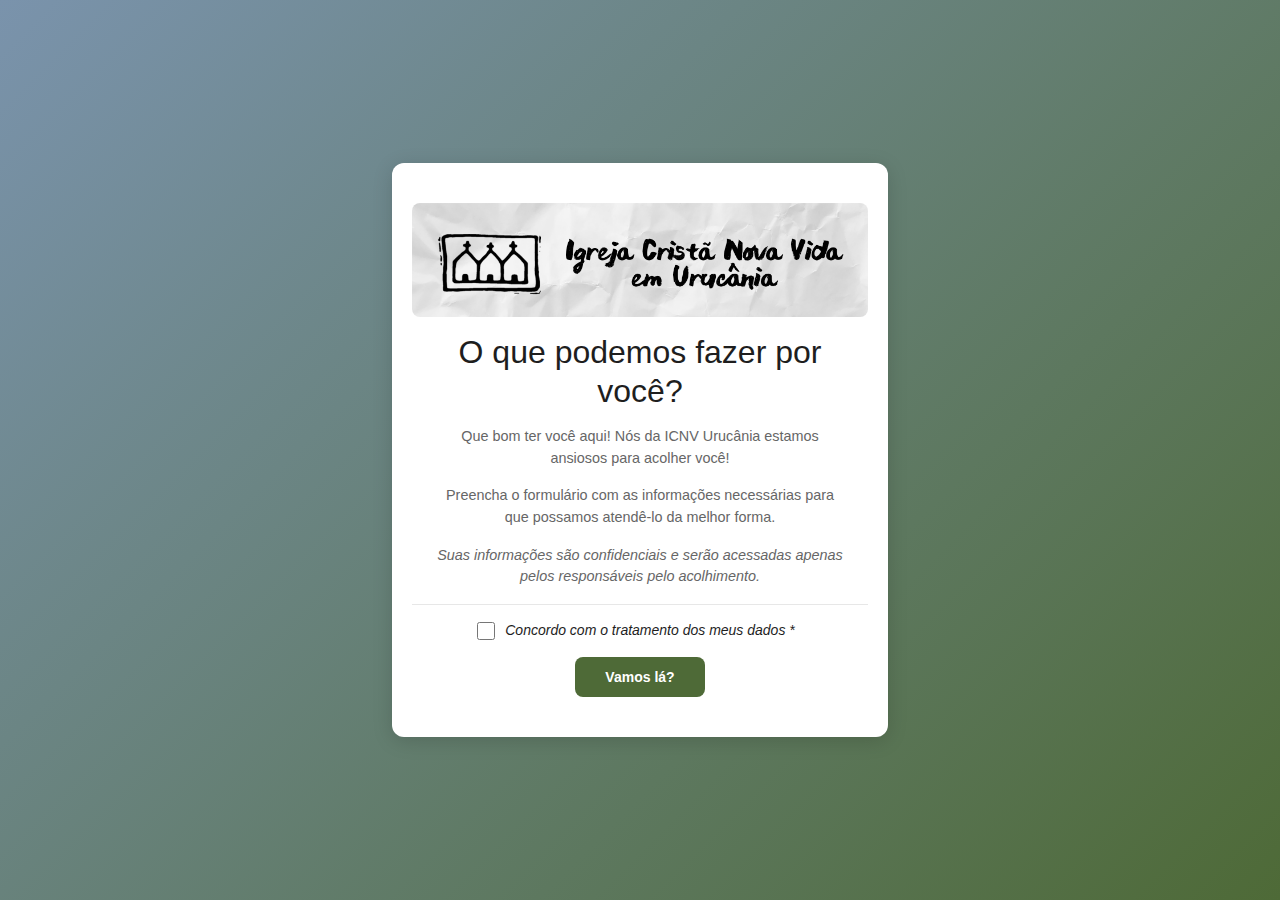
<file: index.html>
<!DOCTYPE html>
<html lang="pt-BR">

<head>
    <meta charset="UTF-8">
    <meta name="viewport" content="width=device-width, initial-scale=1.0">
    <title>Formulário Acolhimento ICNV</title>
    <link rel="stylesheet" href="styles.css">
</head>

<body>
    <div class="container">
        <div class="form-wrapper">
            <!-- SECTION 0: HEADER -->
            <div class="section-0-header">
                <div class="content">
                    <img src="./assets/capa.png" alt="">
                    <h1>O que podemos fazer por você?</h1>
                    <p>Que bom ter você aqui! Nós da ICNV Urucânia estamos ansiosos para acolher você!</p>
                    <p>Preencha o formulário com as informações necessárias para que possamos atendê-lo da melhor forma.
                    </p>
                    <span>
                        <p>Suas informações são confidenciais e serão acessadas apenas pelos responsáveis pelo acolhimento.</p>
                    </span>
                </div>

                <div class="consent consent--header">
                    <label class="checkbox-label checkbox-label--header">
                        <input type="checkbox" id="consent" name="consent" required>
                        <span>Concordo com o tratamento dos meus dados *</span>
                    </label>
                    <span class="error-message" id="consentError"></span>
                </div>


                <button class="header-btn" id="headerBtn">Vamos lá?</button>
            </div>

            <form id="contactForm" class="form">
                <div class="form-section form-section-0 active" data-section="consent">
                </div>

                <!-- SECTION 1: PERSONAL DATA (DADOS PESSOAIS) -->
                <div class="form-section form-section-1" data-section="personal">
                    <!-- Progress Indicator -->
                    <div class="progress-indicator" id="progressIndicator">
                        <div class="progress-bar" id="progressBar"></div>
                        <div class="section-indicator">
                            <span class="section-number" id="sectionIndicator">1</span> / 4
                        </div>
                    </div>
                    <h2 class="section-title">Dados Pessoais</h2>

                    <div class="form-group">
                        <label for="name">Nome Completo *</label>
                        <input type="text" id="name" name="name" placeholder="Digite seu nome completo" required>
                        <span class="error-message" id="nameError"></span>
                    </div>

                    <div class="form-group">
                        <label for="phone">Telefone *</label>
                        <input type="tel" id="phone" name="phone" placeholder="(00) 0000-0000" required>
                        <span class="error-message" id="phoneError"></span>
                    </div>
                </div>

                <!-- SECTION 2: VISITS (VISITAS) -->
                <div class="form-section form-section-2" data-section="visitas">
                    <!-- Progress Indicator -->
                    <div class="progress-indicator">
                        <div class="progress-bar"></div>
                        <div class="section-indicator">
                            <span class="section-number">2</span> / 4
                        </div>
                    </div>
                    <h2 class="section-title">Visitas</h2>

                    <div class="form-group">
                        <label>Você deseja receber uma visita? *</label>
                        <div class="radio-group">
                            <label class="radio-label">
                                <input type="radio" name="wantVisit" value="sim" id="wantVisitYes" required>
                                <span>Sim</span>
                            </label>
                            <label class="radio-label">
                                <input type="radio" name="wantVisit" value="nao" id="wantVisitNo" required>
                                <span>Não</span>
                            </label>
                        </div>
                        <span class="error-message" id="wantVisitError"></span>
                    </div>

                    <div id="visitAddressFields" class="hidden">
                        <div class="form-group">
                            <label for="visitAddress">Endereço para Visita *</label>
                            <input type="text" id="visitAddress" name="visitAddress"
                                placeholder="Digite o endereço completo">
                            <span class="error-message" id="visitAddressError"></span>
                        </div>

                        <div class="form-group">
                            <label for="visitAddressComplement">Complemento (Apto, Sala, etc)</label>
                            <input type="text" id="visitAddressComplement" name="visitAddressComplement"
                                placeholder="Complemento do endereço">
                            <span class="error-message" id="visitAddressComplementError"></span>
                        </div>

                        <div class="form-group">
                            <label for="visitBestDay">Qual o melhor dia para visita? *</label>
                            <input type="text" id="visitBestDay" name="visitBestDay"
                                placeholder="Ex: Terça e Quinta à noite">
                            <span class="error-message" id="visitBestDayError"></span>
                        </div>

                        <div class="form-group">
                            <label for="visitObservations">Observações</label>
                            <textarea id="visitObservations" name="visitObservations"
                                placeholder="Escreva observações adicionais..." rows="3"></textarea>
                            <span class="error-message" id="visitObservationsError"></span>
                        </div>
                    </div>
                </div>

                <!-- SECTION 3: PRAYER REQUESTS (PEDIDO DE ORAÇÃO) -->
                <div class="form-section form-section-3" data-section="oracoes">
                    <!-- Progress Indicator -->
                    <div class="progress-indicator">
                        <div class="progress-bar"></div>
                        <div class="section-indicator">
                            <span class="section-number">3</span> / 4
                        </div>
                    </div>
                    <h2 class="section-title">Pedido de Oração</h2>

                    <div class="form-group">
                        <label>Você tem um pedido de oração? *</label>
                        <div class="radio-group">
                            <label class="radio-label">
                                <input type="radio" name="hasPrayerRequest" value="sim" id="hasPrayerRequestYes"
                                    required>
                                <span>Sim</span>
                            </label>
                            <label class="radio-label">
                                <input type="radio" name="hasPrayerRequest" value="nao" id="hasPrayerRequestNo"
                                    required>
                                <span>Não</span>
                            </label>
                        </div>
                        <span class="error-message" id="hasPrayerRequestError"></span>
                    </div>

                    <div id="prayerRequestFields" class="hidden">
                        <div class="form-group">
                            <label for="prayerRequest">Qual é o seu pedido de oração? *</label>
                            <textarea id="prayerRequest" name="prayerRequest"
                                placeholder="Descreva seu pedido de oração..." rows="5"></textarea>
                            <span class="error-message" id="prayerRequestError"></span>
                        </div>
                    </div>
                </div>

                <!-- SECTION 4: PEACE HOUSE (CASA DE PAZ) -->
                <div class="form-section form-section-4" data-section="paz">
                    <!-- Progress Indicator -->
                    <div class="progress-indicator">
                        <div class="progress-bar"></div>
                        <div class="section-indicator">
                            <span class="section-number">4</span> / 4
                        </div>
                    </div>
                    <h2 class="section-title">Casa de Paz</h2>
                    <p class="description">O projeto <strong>Casa de Paz</strong> consiste em sete encontros, realizados uma vez por semana, na sua casa, por uma dupla de voluntários da igreja. Nosso objetivo é levar oração, apoio, conversa e uma mensagem de paz baseada nos ensinamentos de Jesus. Cada encontro dura cerca de uma hora e inclui uma breve reflexão, música e um momento de cuidado pela sua família. É totalmente gratuito e sem qualquer obrigação. Se você deseja receber um tempo de paz e esperança no seu lar, teremos alegria em visitar sua casa.</p>
                    <div class="form-group">
                        <label>Você deseja receber o projeto Casa de Paz? *</label>
                        <div class="radio-group">
                            <label class="radio-label">
                                <input type="radio" name="wantPeaceHouse" value="sim" id="wantPeaceHouseYes" required>
                                <span>Sim</span>
                            </label>
                            <label class="radio-label">
                                <input type="radio" name="wantPeaceHouse" value="nao" id="wantPeaceHouseNo" required>
                                <span>Não</span>
                            </label>
                        </div>
                        <span class="error-message" id="wantPeaceHouseError"></span>
                    </div>

                    <div id="peaceHouseFields" class="hidden">
                        <div class="form-group">
                            <label for="peaceHouseAddress">Endereço *</label>
                            <input type="text" id="peaceHouseAddress" name="peaceHouseAddress"
                                placeholder="Digite o endereço completo">
                            <span class="error-message" id="peaceHouseAddressError"></span>
                        </div>

                        <div class="form-group">
                            <label for="peaceHouseComplement">Complemento (Apto, Sala, etc)</label>
                            <input type="text" id="peaceHouseComplement" name="peaceHouseComplement"
                                placeholder="Complemento do endereço">
                            <span class="error-message" id="peaceHouseComplementError"></span>
                        </div>

                        <div class="form-group">
                            <label for="peaceHouseBestDay">Qual o melhor dia para visita? *</label>
                            <input type="text" id="peaceHouseBestDay" name="peaceHouseBestDay"
                                placeholder="Ex: Terça e Quinta à noite">
                            <span class="error-message" id="peaceHouseBestDayError"></span>
                        </div>

                        <div class="form-group">
                            <label for="peaceHouseObservations">Observações</label>
                            <textarea id="peaceHouseObservations" name="peaceHouseObservations"
                                placeholder="Escreva observações adicionais..." rows="3"></textarea>
                            <span class="error-message" id="peaceHouseObservationsError"></span>
                        </div>
                    </div>
                </div>

                <!-- FORM ACTIONS (BUTTONS AND ERROR MESSAGES) -->
                <div class="section-5-actions">
                    <div class="form-actions">
                        <button type="button" class="btn-secondary hidden" id="prevBtn">
                            Voltar
                        </button>
                        <button type="button" class="btn-primary" id="nextBtn">
                            Próximo
                        </button>
                        <button type="submit" class="submit-btn hidden" id="submitBtn">
                            <span id="submitText">Enviar Formulário</span>
                            <span id="submitSpinner" class="spinner hidden"></span>
                        </button>
                    </div>

                    <div id="errorAlert" class="error-alert hidden">
                        ✕ Ocorreu um erro ao enviar o formulário. Tente novamente.
                    </div>
                </div>
            </form>

            <!-- SECTION 5: REVIEW/SUMMARY PAGE -->
            <div id="summaryPage" class="summary-page hidden">
                <div class="summary-content">
                    <div class="progress-indicator">
                        <div class="progress-bar" style="width: 100%;"></div>
                        <div class="section-indicator">
                            <span class="section-number">5</span> / 5
                        </div>
                    </div>
                    <h2 class="summary-section-title">Resumo das Informações</h2>
                    <p class="summary-description">Por favor, revise os dados que você forneceu antes de enviar o formulário.</p>
                    
                    <div class="summary-data" id="summaryData">
                        <!-- Data will be populated by JavaScript -->
                    </div>

                    <div class="summary-actions">
                        <button type="button" class="btn-secondary" id="editBtn">
                            ✎ Editar Formulário
                        </button>
                        <button type="button" class="submit-btn" id="confirmSubmitBtn">
                            <span id="confirmSubmitText">Enviar Formulário</span>
                            <span id="confirmSubmitSpinner" class="spinner hidden"></span>
                        </button>
                    </div>

                    <div id="errorAlert" class="error-alert hidden">
                        ✕ Ocorreu um erro ao enviar o formulário. Tente novamente.
                    </div>
                </div>
            </div>

            <!-- SUCCESS PAGE -->
            <div id="successPage" class="success-page hidden">
                <div class="success-content">
                    <div class="success-icon">✓</div>
                    <h1>Formulário enviado com sucesso!</h1>
                    <div class="success-text">
                        <p>Obrigado por confiar na ICNV Urucânia!</p>
                        <p>Aguarde alguns dias que um dos nossos acolhedores entrará em contato com você para obter mais
                            informações</p>
                    </div>
                    <div class="social-section">
                        <hr>
                        <div class="social-container">
                            <p>Enquanto espera, que tal checar nossas redes sociais?</p>
                            <div class="social-buttons">
                                <div>
                                    <a href="https://www.instagram.com/icnvurucania/" target="_blank"
                                        class="social-btn instagram-btn" title="Instagram">
                                        <img src="./assets/instagram-icon.svg" alt="Instagram">
                                        <p>@icnvurucania</p>
                                    </a>
                                </div>
                                <div>
                                    <a href="https://www.youtube.com/icnvurucania" target="_blank"
                                        class="social-btn youtube-btn" title="YouTube">
                                        <img src="./assets/youtube-icon.svg" alt="YouTube">
                                        <p>/icnvurucania</p>
                                    </a>
                                </div>
                            </div>
                        </div>
                    </div>
                    <button type="button" class="btn-primary-reset" id="resetFormBtn">Enviar outro formulário</button>
                </div>
            </div>
        </div>
    </div>

    <script src="script.js"></script>
</body>

</html>
</file>
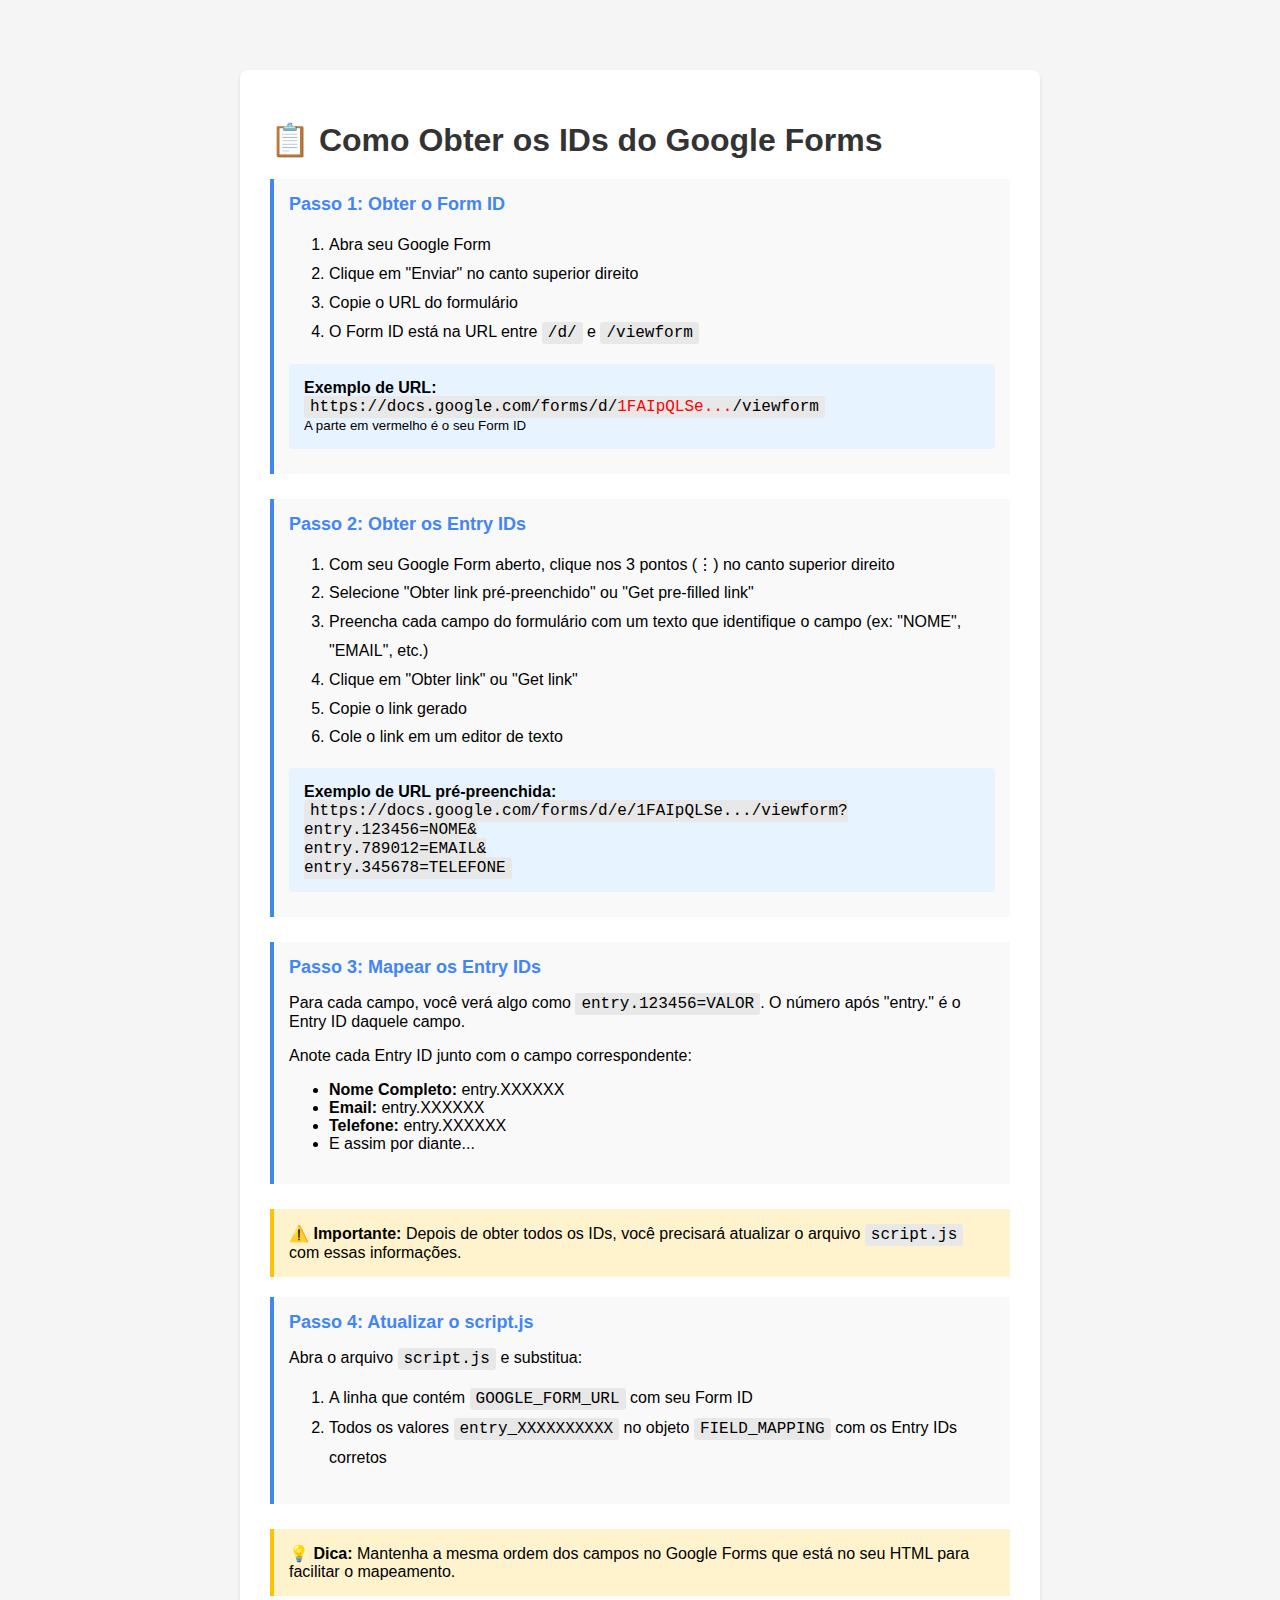
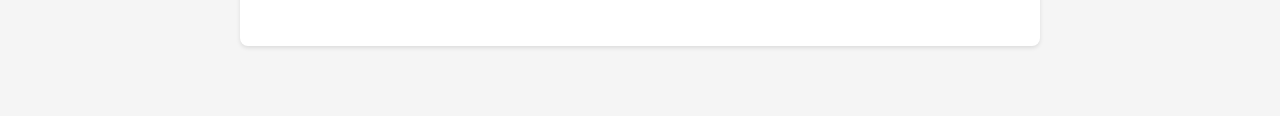
<file: get-form-ids.html>
<!DOCTYPE html>
<html lang="pt-BR">
<head>
    <meta charset="UTF-8">
    <meta name="viewport" content="width=device-width, initial-scale=1.0">
    <title>Obter IDs do Google Forms</title>
    <style>
        body {
            font-family: Arial, sans-serif;
            max-width: 800px;
            margin: 50px auto;
            padding: 20px;
            background-color: #f5f5f5;
        }
        .container {
            background: white;
            padding: 30px;
            border-radius: 8px;
            box-shadow: 0 2px 4px rgba(0,0,0,0.1);
        }
        h1 {
            color: #333;
            margin-bottom: 20px;
        }
        .step {
            margin-bottom: 25px;
            padding: 15px;
            background-color: #f9f9f9;
            border-left: 4px solid #4285f4;
        }
        .step h2 {
            color: #4285f4;
            margin-top: 0;
            font-size: 18px;
        }
        code {
            background-color: #e8e8e8;
            padding: 2px 6px;
            border-radius: 3px;
            font-family: 'Courier New', monospace;
        }
        .note {
            background-color: #fff3cd;
            border-left: 4px solid #ffc107;
            padding: 15px;
            margin: 20px 0;
        }
        ol {
            line-height: 1.8;
        }
        .example {
            background-color: #e7f3ff;
            padding: 15px;
            border-radius: 4px;
            margin: 10px 0;
        }
    </style>
</head>
<body>
    <div class="container">
        <h1>📋 Como Obter os IDs do Google Forms</h1>
        
        <div class="step">
            <h2>Passo 1: Obter o Form ID</h2>
            <ol>
                <li>Abra seu Google Form</li>
                <li>Clique em "Enviar" no canto superior direito</li>
                <li>Copie o URL do formulário</li>
                <li>O Form ID está na URL entre <code>/d/</code> e <code>/viewform</code></li>
            </ol>
            <div class="example">
                <strong>Exemplo de URL:</strong><br>
                <code>https://docs.google.com/forms/d/<span style="color: red;">1FAIpQLSe...</span>/viewform</code><br>
                <small>A parte em vermelho é o seu Form ID</small>
            </div>
        </div>

        <div class="step">
            <h2>Passo 2: Obter os Entry IDs</h2>
            <ol>
                <li>Com seu Google Form aberto, clique nos 3 pontos (⋮) no canto superior direito</li>
                <li>Selecione "Obter link pré-preenchido" ou "Get pre-filled link"</li>
                <li>Preencha cada campo do formulário com um texto que identifique o campo (ex: "NOME", "EMAIL", etc.)</li>
                <li>Clique em "Obter link" ou "Get link"</li>
                <li>Copie o link gerado</li>
                <li>Cole o link em um editor de texto</li>
            </ol>
            <div class="example">
                <strong>Exemplo de URL pré-preenchida:</strong><br>
                <code>https://docs.google.com/forms/d/e/1FAIpQLSe.../viewform?<br>
                entry.123456=NOME&<br>
                entry.789012=EMAIL&<br>
                entry.345678=TELEFONE</code>
            </div>
        </div>

        <div class="step">
            <h2>Passo 3: Mapear os Entry IDs</h2>
            <p>Para cada campo, você verá algo como <code>entry.123456=VALOR</code>. O número após "entry." é o Entry ID daquele campo.</p>
            <p>Anote cada Entry ID junto com o campo correspondente:</p>
            <ul>
                <li><strong>Nome Completo:</strong> entry.XXXXXX</li>
                <li><strong>Email:</strong> entry.XXXXXX</li>
                <li><strong>Telefone:</strong> entry.XXXXXX</li>
                <li>E assim por diante...</li>
            </ul>
        </div>

        <div class="note">
            <strong>⚠️ Importante:</strong> Depois de obter todos os IDs, você precisará atualizar o arquivo <code>script.js</code> com essas informações.
        </div>

        <div class="step">
            <h2>Passo 4: Atualizar o script.js</h2>
            <p>Abra o arquivo <code>script.js</code> e substitua:</p>
            <ol>
                <li>A linha que contém <code>GOOGLE_FORM_URL</code> com seu Form ID</li>
                <li>Todos os valores <code>entry_XXXXXXXXXX</code> no objeto <code>FIELD_MAPPING</code> com os Entry IDs corretos</li>
            </ol>
        </div>

        <div class="note">
            <strong>💡 Dica:</strong> Mantenha a mesma ordem dos campos no Google Forms que está no seu HTML para facilitar o mapeamento.
        </div>
    </div>
</body>
</html>
</file>
<file: styles.css>
@import url('https://fonts.cdnfonts.com/css/impact');

:root {
    --green: #4e6a37;
    --green-light: #80a265;
    --blue: #7A93AC;
    --gray: #bebebe;
    --black: #1e1e1e;
    --light-gray: #E7E7E7;
    --success-color: #28a745;
    --error-color: #dc3545;
    --shadow: 0 2px 10px rgba(0, 0, 0, 0.1);
    --shadow-hover: 0 4px 20px rgba(0, 0, 0, 0.15);
    --font-impact: 'Impact', sans-serif;
    --font-regular: 'Segoe UI', Tahoma, Geneva, Verdana, sans-serif;
    --border-radius: 8px;
    --transition: all 0.3s ease;
}

* {
    margin: 0;
    padding: 0;
    box-sizing: border-box;
}

body {
    font-family: var(--font-regular);
    background: linear-gradient(135deg, var(--blue) 0%, var(--green) 100%);
    min-height: 100vh;
    display: flex;
    justify-content: center;
    align-items: center;
    padding: 20px;
    color: var(--black);
}

/* ============================================
   LAYOUT
   ============================================ */

.container {
    width: 100%;
    max-width: 600px;
}

.form-wrapper {
    background: white;
    border-radius: 12px;
    padding: 40px 20px;
    box-shadow: var(--shadow-hover);
    animation: slideUp 0.5s ease-out;
}

@keyframes slideUp {
    from {
        opacity: 0;
        transform: translateY(30px);
    }

    to {
        opacity: 1;
        transform: translateY(0);
    }
}

/* ============================================
   SECTION 0 - HEADER
   ============================================ */

.section-0-header {
    display: flex;
    flex-direction: column;
    gap: 1rem;
    text-align: center;
    padding-bottom: 2rem;
}

.section-0-header .content {
    display: flex;
    flex-direction: column;
    gap: 1rem;
}

.section-0-header img {
    border-radius: 0.5rem;
    width: 100%;
}

.section-0-header h1 {
    font-family: var(--font-impact);
    font-size: 2rem;
    color: var(--black);
    line-height: 1.2;
    font-weight: 500;
}

.section-0-header p {
    color: #666;
    font-size: 0.9rem;
    line-height: 1.5;
    margin: 0;
}

.section-0-header span {
    display: block;
    font-style: italic !important;
}

.section-0-header .consent {
    display: flex;
    flex-direction: column;
    gap: 0.5rem;
    margin-top: 1rem;
    padding: 1rem 0;
    border-top: 1px solid var(--light-gray);
}

.consent--header {
    align-items: flex-start !important;
}

.section-0-header .header-btn {
    align-self: center;
    padding: 12px 30px;
    background-color: var(--green);
    color: white;
    border: none;
    border-radius: var(--border-radius);
    font-size: 14px;
    font-weight: 700;
    cursor: pointer;
    transition: var(--transition);
}

.section-0-header .header-btn:hover {
    transform: translateY(-2px);
    box-shadow: var(--shadow-hover);
}

#contactForm {
    display: none;
}

#contactForm.active {
    display: flex;
}

/* ============================================
   SECTIONS 1-4 - FORM CONTENT
   ============================================ */

.form {
    display: flex;
    flex-direction: column;
    gap: -1rem;
}

.form-section {
    display: none;
    animation: fadeIn 0.3s ease-out;
}


.form-section p {
    color: #666;
    margin-bottom: 2rem;
}

.form-section p strong {
    color: var(--green);
}

.form-section.active {
    display: block;
}

@keyframes fadeIn {
    from {
        opacity: 0;
        transform: translateY(10px);
    }

    to {
        opacity: 1;
        transform: translateY(0);
    }
}

.form-section {
    flex-direction: column;
    gap: 1.5rem;
}

.section-title,
.summary-section-title {
    font-family: var(--font-impact);
    font-size: 2rem;
    color: var(--black);
    text-align: center;
    font-weight: 500;
    margin-bottom: 1rem;
}

.summary-section-title {
    font-size: 1.9rem;
    margin-bottom: 0 !important;
}

.description {
    text-align: justify;
    text-justify: inter-word;
}

/* ============================================
   PROGRESS BAR
   ============================================ */

.progress-indicator {
    display: flex;
    flex-direction: column;
    gap: 10px;
    margin-bottom: 1rem;
}

.progress-bar {
    height: 8px;
    background-color: #e0e0e0;
    border-radius: 10px;
    overflow: hidden;
}

.progress-bar::after {
    content: '';
    display: block;
    height: 100%;
    background: linear-gradient(90deg, var(--green), var(--blue));
    border-radius: 10px;
    transition: width 0.3s ease;
}

.form-section-1 .progress-bar::after {
    width: 25%;
}

.form-section-2 .progress-bar::after {
    width: 50%;
}

.form-section-3 .progress-bar::after {
    width: 75%;
}

.form-section-4 .progress-bar::after {
    width: 100%;
}

.summary-page .progress-indicator {
    display: none;
}

.section-indicator {
    text-align: center;
    font-size: 12px;
    color: var(--black);
    font-weight: 600;
}

/* ============================================
   FORM GROUPS & INPUTS
   ============================================ */

.form-group {
    display: flex;
    flex-direction: column;
    gap: 0.5rem;
    margin-top: 1rem;
}

.form-group label {
    font-weight: 600;
    color: var(--black);
    font-size: 14px;
}

.form-group input[type="text"],
.form-group input[type="email"],
.form-group input[type="tel"],
.form-group textarea {
    padding: 12px 15px;
    border: 2px solid #ddd;
    border-radius: var(--border-radius);
    font-size: 14px;
    font-family: inherit;
    transition: var(--transition);
    background-color: var(--light-gray);
}

.form-group input[type="text"]:focus,
.form-group input[type="email"]:focus,
.form-group input[type="tel"]:focus,
.form-group textarea:focus {
    outline: none;
    border-color: var(--green);
    background-color: white;
    box-shadow: 0 0 0 3px rgba(80, 96, 67, 0.1);
}

.form-group textarea {
    resize: vertical;
    min-height: 120px;
}

/* ============================================
   CHECKBOXES & RADIOS
   ============================================ */

.checkbox-group,
.radio-group {
    display: flex;
    flex-direction: column;
    gap: 12px;
    margin-top: 0.5rem;
}

.checkbox-label,
.radio-label {
    display: flex;
    align-items: center;
    gap: 10px;
    cursor: pointer;
    font-weight: normal;
}

.checkbox-label--header {
    justify-content: flex-start !important;
}

.checkbox-label input[type="checkbox"],
.radio-label input[type="radio"] {
    width: 18px;
    height: 18px;
    cursor: pointer;
    accent-color: var(--green);
    flex-shrink: 0;
}

.checkbox-label span,
.radio-label span {
    font-size: 14px;
    line-height: 1.4;
}

/* ============================================
   UTILITY CLASSES
   ============================================ */

.hidden {
    display: none !important;
}

/* ============================================
   ERROR STATES
   ============================================ */

.form-group input.error,
.form-group textarea.error {
    border-color: var(--error-color);
    background-color: rgba(220, 53, 69, 0.05);
}

.error-message {
    color: var(--error-color);
    font-size: 12px;
    min-height: 18px;
    display: block;
}

/* ============================================
   SECTION 5 - BUTTONS & MESSAGES
   ============================================ */

.section-5-actions {
    display: flex;
    flex-direction: column;
    gap: 1rem;
    margin-top: 2rem;
}

.form-actions {
    display: flex;
    gap: 15px;
    justify-content: flex-end;
    flex-wrap: nowrap;
}

.btn-primary,
.btn-secondary,
.btn-primary-reset {
    padding: 10px 20px;
    border: none;
    border-radius: var(--border-radius);
    font-size: 14px;
    font-weight: 700;
    cursor: pointer;
    transition: var(--transition);
    display: flex;
    justify-content: center;
    align-items: center;
    gap: 8px;
    flex: 1;
    min-width: 120px;
}

.btn-primary,
.btn-primary-reset {
    background: var(--green);
    color: white;
    box-shadow: var(--shadow);
}

.btn-primary:hover:not(:disabled) {
    transform: translateY(-2px);
    box-shadow: var(--shadow-hover);
}

.btn-secondary {
    background-color: var(--light-gray);
    color: var(--black);
    border: 2px solid #ddd;
}

.btn-secondary:hover:not(:disabled) {
    border-color: var(--green);
    background-color: rgba(80, 96, 67, 0.05);
}

.btn-primary:disabled,
.btn-secondary:disabled {
    opacity: 0.7;
    cursor: not-allowed;
}

.submit-btn {
    padding: 10px 20px;
    background-color: var(--green);
    color: white;
    border: none;
    border-radius: var(--border-radius);
    font-size: 14px;
    font-weight: 700;
    cursor: pointer;
    transition: var(--transition);
    display: flex;
    justify-content: center;
    align-items: center;
    gap: 8px;
    box-shadow: var(--shadow);
    flex: 1;
    min-width: 120px;
}

.submit-btn:hover:not(:disabled) {
    transform: translateY(-2px);
    box-shadow: var(--shadow-hover);
}

.submit-btn:active:not(:disabled) {
    transform: translateY(0);
}

.submit-btn:disabled {
    opacity: 0.7;
    cursor: not-allowed;
}

/* ============================================
   LOADING SPINNER
   ============================================ */

.spinner {
    width: 18px;
    height: 18px;
    border: 3px solid rgba(51, 51, 51, 0.3);
    border-top-color: #333;
    border-radius: 50%;
    animation: spin 0.8s linear infinite;
}

@keyframes spin {
    to {
        transform: rotate(360deg);
    }
}

/* ============================================
   MESSAGES
   ============================================ */

.success-message {
    padding: 15px 20px;
    background-color: #d4edda;
    color: #155724;
    border: 1px solid #c3e6cb;
    border-radius: var(--border-radius);
    font-weight: 600;
    text-align: center;
    animation: slideDown 0.3s ease-out;
}

.error-alert {
    padding: 15px 20px;
    background-color: #f8d7da;
    color: #721c24;
    border: 1px solid #f5c6cb;
    border-radius: var(--border-radius);
    font-weight: 600;
    text-align: center;
    animation: slideDown 0.3s ease-out;
}

@keyframes slideDown {
    from {
        opacity: 0;
        transform: translateY(-10px);
    }

    to {
        opacity: 1;
        transform: translateY(0);
    }
}

/* ============================================
   SUCCESS PAGE
   ============================================ */

.success-page {
    display: flex;
    flex-direction: column;
    justify-content: center;
    align-items: center;
    min-height: 500px;
    text-align: center;
    animation: fadeIn 0.5s ease-out;
}

.success-content {
    display: flex;
    flex-direction: column;
    gap: 1rem;
    align-items: center;
    max-width: 500px;
    margin: 0 auto;
}

.success-icon {
    font-size: 2rem;
    color: var(--green);
    font-weight: bold;
    line-height: 1;
    animation: bounceIn 0.6s ease-out;
}

.success-page h1 {
    font-family: var(--font-impact);
    font-size: 2rem;
    color: var(--black);
    margin: 0;
    font-weight: 500;
    width: 80%;
}

.success-text {
    display: flex;
    flex-direction: column;
    gap: 1rem;
}

.success-text p {
    margin: 0;
    color: #666;
    font-size: 1rem;
    line-height: 1.6;
}

.success-text p:first-child {
    font-weight: 600;
    color: var(--green);
}

.success-page .btn-primary {
    margin-top: 1rem;
    min-width: 200px;
}

@keyframes bounceIn {
    0% {
        opacity: 0;
        transform: scale(0.3);
    }

    50% {
        opacity: 1;
        transform: scale(1.05);
    }

    100% {
        transform: scale(1);
    }
}

/* Social Buttons */

.social-section {
    margin-top: 1rem;
    display: flex;
    flex-direction: column;
    align-items: center;
    gap: 1rem;
    width: 100%;
}

.social-section hr {
    width: 90%;
    border: none;
    border-top: 1px solid var(--gray);
    margin: 0;
}

.social-container {
    display: flex;
    flex-direction: column;
    gap: 1rem;
    align-items: center;
}

.social-container p {
    color: var(--black);
    font-size: 0.95rem;
    margin: 0;
    font-weight: 600;
    text-align: center;
    width: 80%;
}

.social-buttons {
    display: flex;
    gap: 1rem;
    justify-content: center;
    flex-wrap: wrap;
}

.social-btn {
    display: flex;
    align-items: center;
    gap: 0.5rem;
    padding: 10px 20px;
    border: 1px solid var(--black);
    border-radius: var(--border-radius);
    font-size: 14px;
    font-weight: 700;
    cursor: pointer;
    transition: var(--transition);
    width: 200px;
    color: white !important;
    text-decoration: none;
}

.social-btn img {
    width: 2rem;
    height: 2rem;
    color: currentColor;
    flex-shrink: 0;
}

.social-btn p {
    margin: 0;
    white-space: nowrap;
}

.btn-primary-reset {
    margin-top: 1rem;
    background: var(--black);
    width: 70%;
}


/* ============================================
   SUMMARY PAGE
   ============================================ */

.summary-page {
    display: flex;
    flex-direction: column;
    justify-content: flex-start;
    min-height: auto;
    animation: fadeIn 0.5s ease-out;
}

.summary-content {
    display: flex;
    flex-direction: column;
    gap: 1rem;
}

.summary-description {
    color: #666;
    font-size: 1rem;
    margin: 0.5rem 0 0 0;
    line-height: 1.5;
}

.summary-data {
    display: flex;
    flex-direction: column;
    gap: 1.5rem;
}

.summary-section {
    background: #f8f9fa;
    border-left: 4px solid var(--green);
    padding: 1rem;
    border-radius: 4px;
}

.summary-section h3 {
    font-family: var(--font-impact);
    font-size: 1.2rem;
    color: var(--green);
    margin: 0 0 1rem 0;
    font-weight: 500;
}

.summary-item {
    display: flex;
    flex-direction: column;
    margin-bottom: 0.75rem;
}

.summary-item:last-child {
    margin-bottom: 0;
}

.summary-label {
    font-weight: 600;
    color: var(--black);
    font-size: 0.95rem;
    margin-bottom: 0.25rem;
}

.summary-value {
    color: #666;
    font-size: 1rem;
    line-height: 1.5;
    padding-left: 1rem;
    white-space: pre-wrap;
    word-wrap: break-word;
}

.summary-actions {
    display: flex;
    gap: 1rem;
    margin-top: 1rem;
    flex-wrap: wrap;
    justify-content: center;
}

.summary-actions button {
    flex: 1;
    min-width: 200px;
}

.summary-actions .btn-secondary {
    background: white;
    color: var(--green);
    border: 2px solid var(--green);
}

.summary-actions .btn-secondary:hover {
    background: var(--green);
    color: white;
    transform: translateY(-2px);
    box-shadow: var(--shadow-hover);
}

.summary-actions .submit-btn {
    flex: 1;
    min-width: 200px;
}

/* ============================================
   RESPONSIVE DESIGN
   ============================================ */

@media (max-width: 600px) {
    .error-message:empty {
        min-height: 0;
        display: none;
    }

    .form-wrapper {
        padding: 25px 15px;
    }

    .section-0-header h1,
    .section-title {
        font-size: 1.5rem;
    }

    .form-group input[type="text"],
    .form-group input[type="email"],
    .form-group input[type="tel"],
    .form-group textarea {
        padding: 10px 12px;
        font-size: 16px;
    }

    .submit-btn,
    .btn-primary,
    .btn-primary-reset {
        padding: 12px 20px;
        font-size: 14px;
    }

    .btn-primary-reset {
        width: 62%;
    }

    .form-actions {
        flex-wrap: wrap;
        gap: 10px;
    }

    .btn-primary,
    .btn-secondary,
    .submit-btn,
    .btn-primary-reset {
        flex: 1;
        min-width: 100px;
    }

    .summary-actions {
        flex-direction: column;
    }

    .summary-actions button {
        width: 100%;
    }

    .summary-item {
        flex-direction: column;
        align-items: flex-start;
    }

    .summary-label {
        margin-bottom: 0.25rem;
    }

    .summary-value {
        padding-left: 0;
    }
}

@media (min-width: 600px) {
    .container {
        width: 40%;
    }

    .section-0-header {
        padding-bottom: 0;
    }

    .section-0-header p {
        max-width: 90%;
        margin-left: auto;
        margin-right: auto;
    }

    .section-0-header .consent {
        flex-direction: row;
        align-items: center;
        justify-content: center;
    }

.form-group {
    margin-top: 0;
}

    .social-container p {
        width: 100%;
    }

    .social-btn {
        width: 100%;
        padding: 10px 20px;
    }

    .btn-primary-reset {
        width: 75%;
    }
}
</file>
